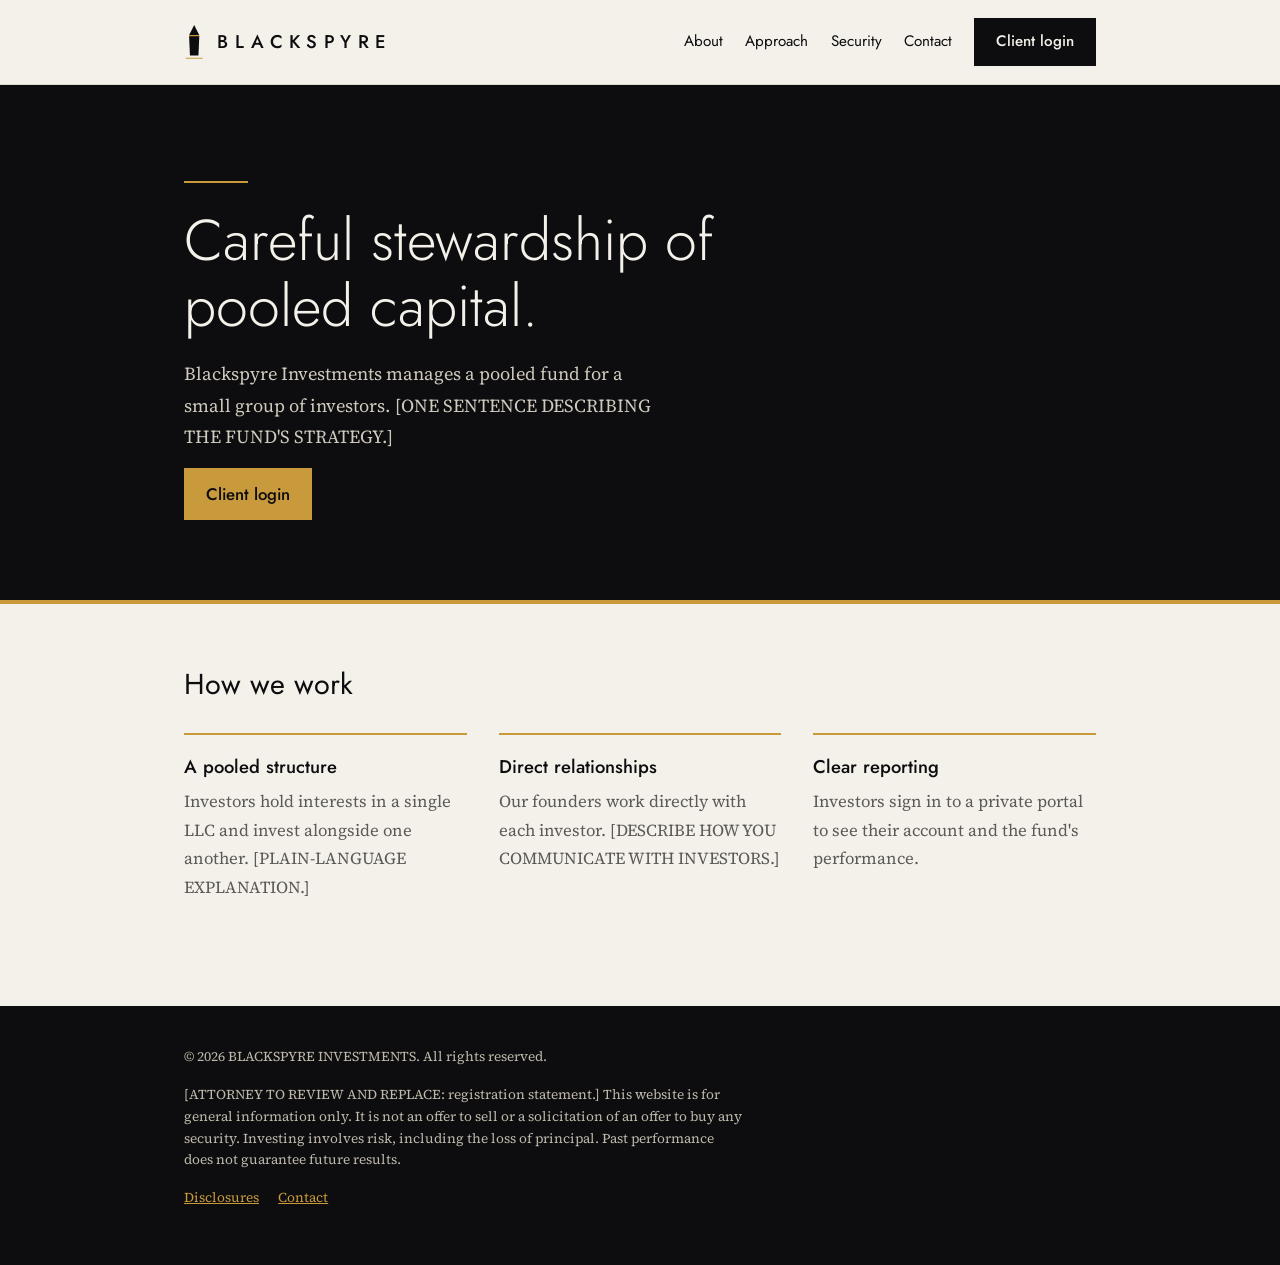
<file: index.html>
<!DOCTYPE html>
<html lang="en">
<head>
<meta charset="UTF-8">
<meta name="viewport" content="width=device-width, initial-scale=1">
<title>Blackspyre Investments</title>
<meta name="description" content="Blackspyre Investments manages a pooled fund for a small group of investors in Los Angeles, California.">
<link rel="stylesheet" href="styles.css">
<script src="site.js" defer></script>
</head>
<body>
<div id="site-header"></div>
<main>
<div class="hero"><div class="wrap"><div class="rule"></div>
<h1>Careful stewardship of pooled capital.</h1>
<p>Blackspyre Investments manages a pooled fund for a small group of investors. [ONE SENTENCE DESCRIBING THE FUND'S STRATEGY.]</p>
<a class="btn" href="portal.html">Client login</a>
</div></div>
<section><div class="wrap"><h2>How we work</h2>
<div class="cols">
<div><h3>A pooled structure</h3><p>Investors hold interests in a single LLC and invest alongside one another. [PLAIN-LANGUAGE EXPLANATION.]</p></div>
<div><h3>Direct relationships</h3><p>Our founders work directly with each investor. [DESCRIBE HOW YOU COMMUNICATE WITH INVESTORS.]</p></div>
<div><h3>Clear reporting</h3><p>Investors sign in to a private portal to see their account and the fund's performance.</p></div>
</div></div></section>
</main>
<div id="site-footer"></div>
</body>
</html>
</file>
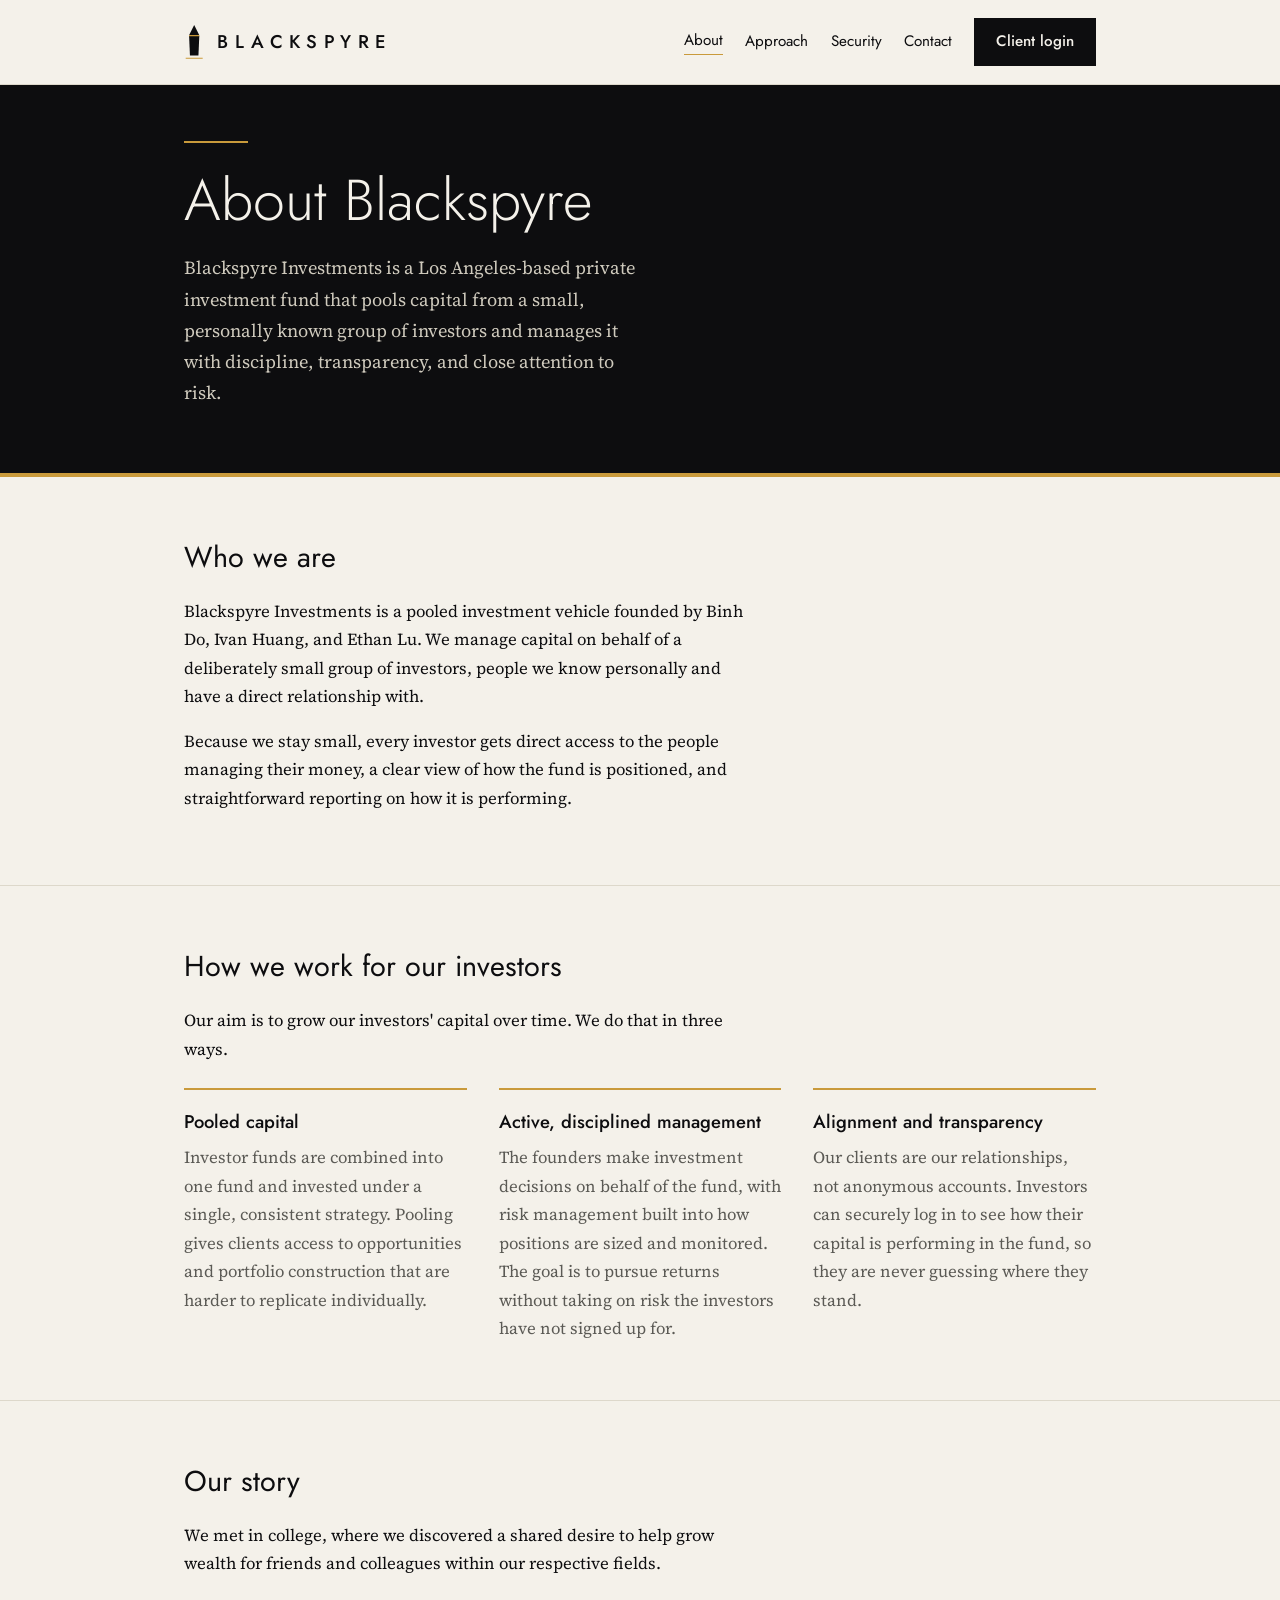
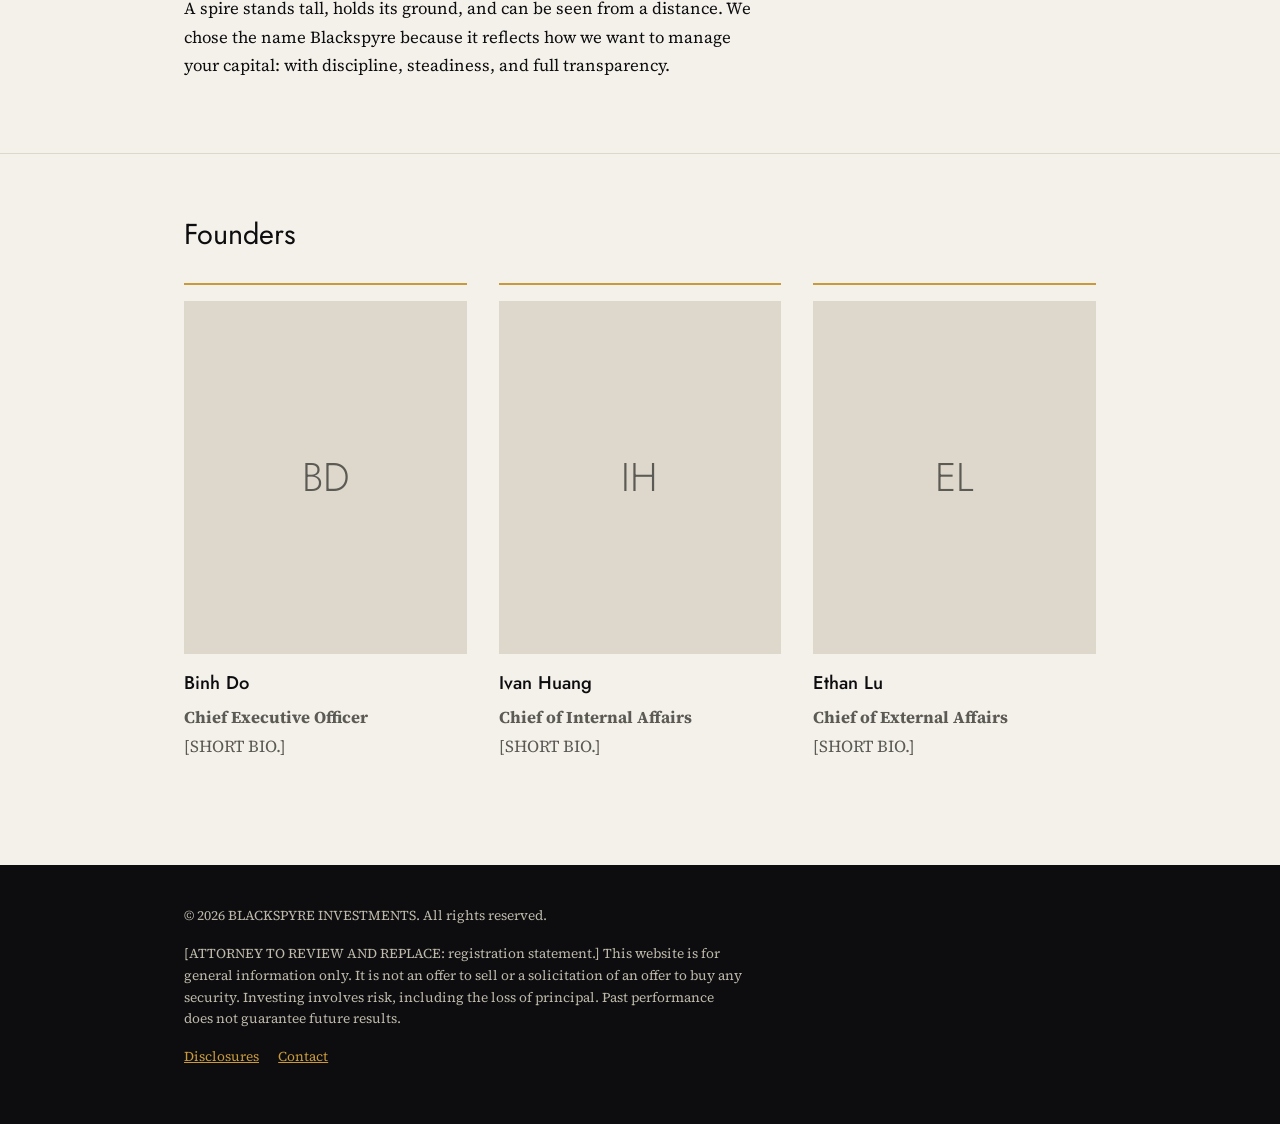
<file: about.html>
<!DOCTYPE html>
<html lang="en">
<head>
<meta charset="UTF-8">
<meta name="viewport" content="width=device-width, initial-scale=1">
<title>About | Blackspyre Investments</title>
<meta name="description" content="Blackspyre Investments is a Los Angeles-based private investment fund that pools capital from a small, personally known group of investors.">
<link rel="stylesheet" href="styles.css">
<script src="site.js" defer></script>
</head>
<body>
<div id="site-header"></div>
<main>
<div class="hero sm"><div class="wrap"><div class="rule"></div>
<h1>About Blackspyre</h1>
<p>Blackspyre Investments is a Los Angeles-based private investment fund that pools capital from a small, personally known group of investors and manages it with discipline, transparency, and close attention to risk.</p>
</div></div>

<section><div class="wrap"><h2>Who we are</h2>
<p>Blackspyre Investments is a pooled investment vehicle founded by Binh Do, Ivan Huang, and Ethan Lu. We manage capital on behalf of a deliberately small group of investors, people we know personally and have a direct relationship with.</p>
<p>Because we stay small, every investor gets direct access to the people managing their money, a clear view of how the fund is positioned, and straightforward reporting on how it is performing.</p></div></section>

<section><div class="wrap"><h2>How we work for our investors</h2>
<p>Our aim is to grow our investors' capital over time. We do that in three ways.</p>
<div class="cols">
<div><h3>Pooled capital</h3><p>Investor funds are combined into one fund and invested under a single, consistent strategy. Pooling gives clients access to opportunities and portfolio construction that are harder to replicate individually.</p></div>
<div><h3>Active, disciplined management</h3><p>The founders make investment decisions on behalf of the fund, with risk management built into how positions are sized and monitored. The goal is to pursue returns without taking on risk the investors have not signed up for.</p></div>
<div><h3>Alignment and transparency</h3><p>Our clients are our relationships, not anonymous accounts. Investors can securely log in to see how their capital is performing in the fund, so they are never guessing where they stand.</p></div>
</div></div></section>

<section><div class="wrap"><h2>Our story</h2>
<p>We met in college, where we discovered a shared desire to help grow wealth for friends and colleagues within our respective fields.</p>
<p>A spire stands tall, holds its ground, and can be seen from a distance. We chose the name Blackspyre because it reflects how we want to manage your capital: with discipline, steadiness, and full transparency.</p></div></section>

<section><div class="wrap"><h2>Founders</h2>
<div class="cols">
<div><div class="ph" role="img" aria-label="Photo to come">BD</div><h3>Binh Do</h3><p><strong>Chief Executive Officer</strong><br>[SHORT BIO.]</p></div>
<div><div class="ph" role="img" aria-label="Photo to come">IH</div><h3>Ivan Huang</h3><p><strong>Chief of Internal Affairs</strong><br>[SHORT BIO.]</p></div>
<div><div class="ph" role="img" aria-label="Photo to come">EL</div><h3>Ethan Lu</h3><p><strong>Chief of External Affairs</strong><br>[SHORT BIO.]</p></div>
</div></div></section>
</main>
<div id="site-footer"></div>
</body>
</html>
</file>
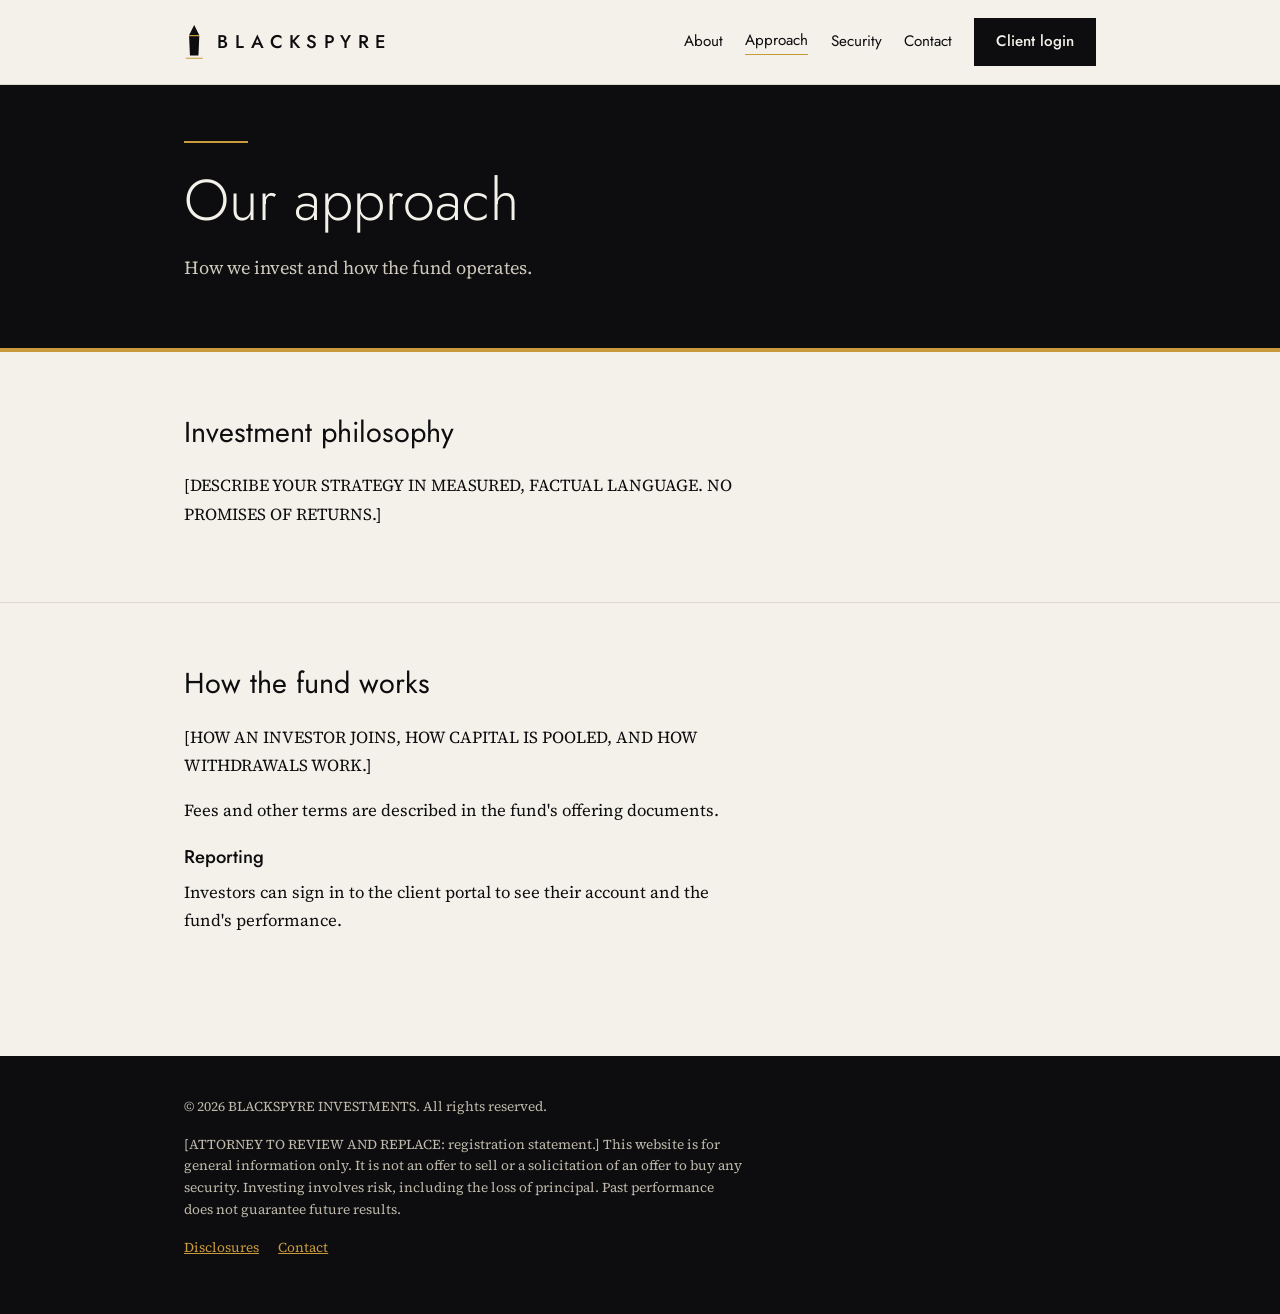
<file: approach.html>
<!DOCTYPE html>
<html lang="en">
<head>
<meta charset="UTF-8">
<meta name="viewport" content="width=device-width, initial-scale=1">
<title>Approach | Blackspyre Investments</title>
<meta name="description" content="Blackspyre's investment philosophy and how the fund works.">
<link rel="stylesheet" href="styles.css">
<script src="site.js" defer></script>
</head>
<body>
<div id="site-header"></div>
<main>
<div class="hero sm"><div class="wrap"><div class="rule"></div>
<h1>Our approach</h1><p>How we invest and how the fund operates.</p>
</div></div>
<section><div class="wrap"><h2>Investment philosophy</h2>
<p>[DESCRIBE YOUR STRATEGY IN MEASURED, FACTUAL LANGUAGE. NO PROMISES OF RETURNS.]</p></div></section>
<section><div class="wrap"><h2>How the fund works</h2>
<p>[HOW AN INVESTOR JOINS, HOW CAPITAL IS POOLED, AND HOW WITHDRAWALS WORK.]</p>
<p>Fees and other terms are described in the fund's offering documents.</p>
<h3>Reporting</h3>
<p>Investors can sign in to the client portal to see their account and the fund's performance.</p></div></section>
</main>
<div id="site-footer"></div>
</body>
</html>
</file>
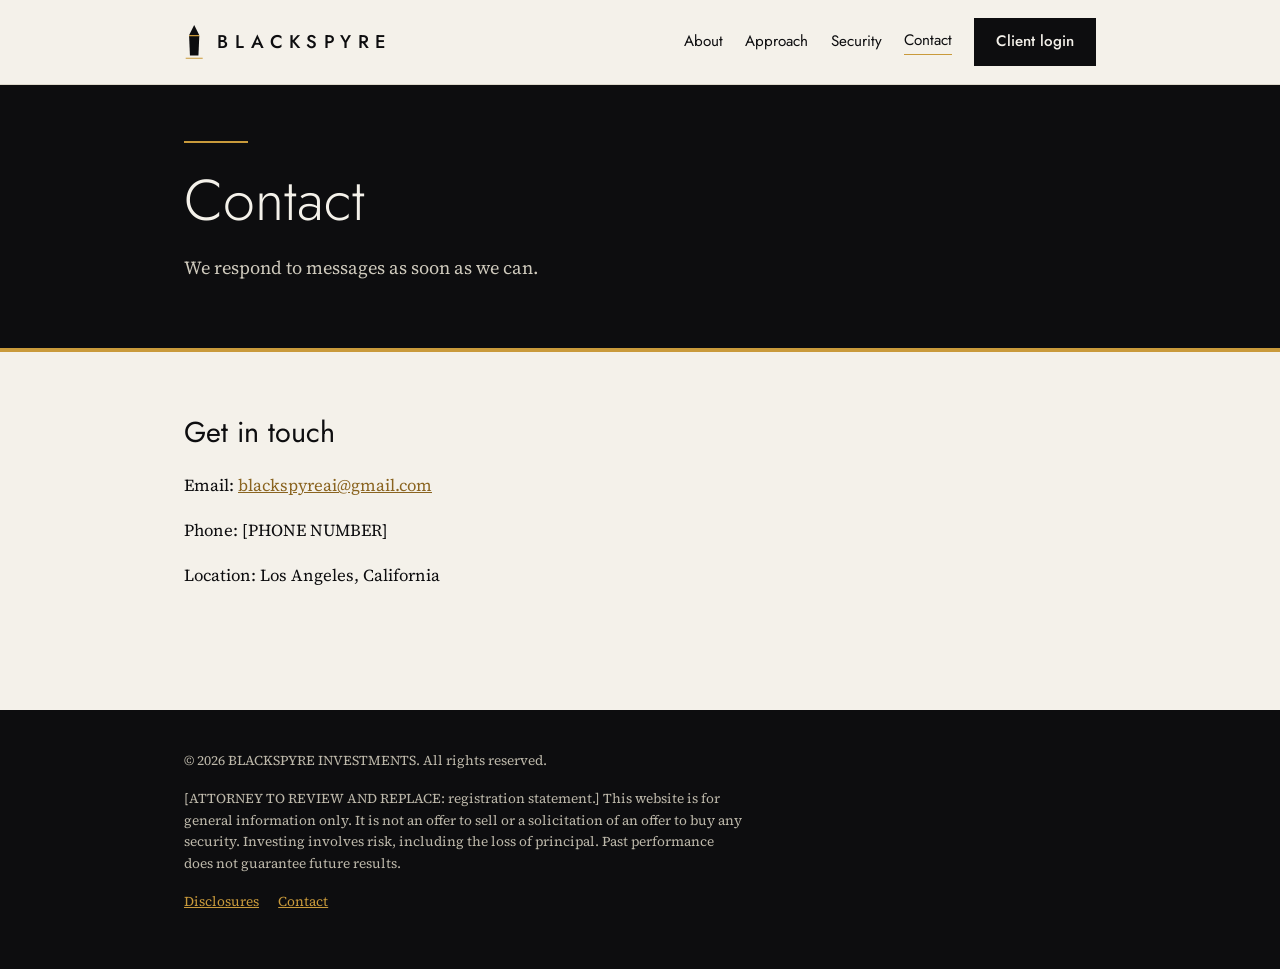
<file: contact.html>
<!DOCTYPE html>
<html lang="en">
<head>
<meta charset="UTF-8">
<meta name="viewport" content="width=device-width, initial-scale=1">
<title>Contact | Blackspyre Investments</title>
<meta name="description" content="Contact Blackspyre Investments in Los Angeles, California.">
<link rel="stylesheet" href="styles.css">
<script src="site.js" defer></script>
</head>
<body>
<div id="site-header"></div>
<main>
<div class="hero sm"><div class="wrap"><div class="rule"></div>
<h1>Contact</h1><p>We respond to messages as soon as we can.</p>
</div></div>
<section><div class="wrap"><h2>Get in touch</h2>
<p>Email: <a href="mailto:blackspyreai@gmail.com">blackspyreai@gmail.com</a></p>
<p>Phone: [PHONE NUMBER]</p>
<p>Location: Los Angeles, California</p></div></section>
</main>
<div id="site-footer"></div>
</body>
</html>
</file>
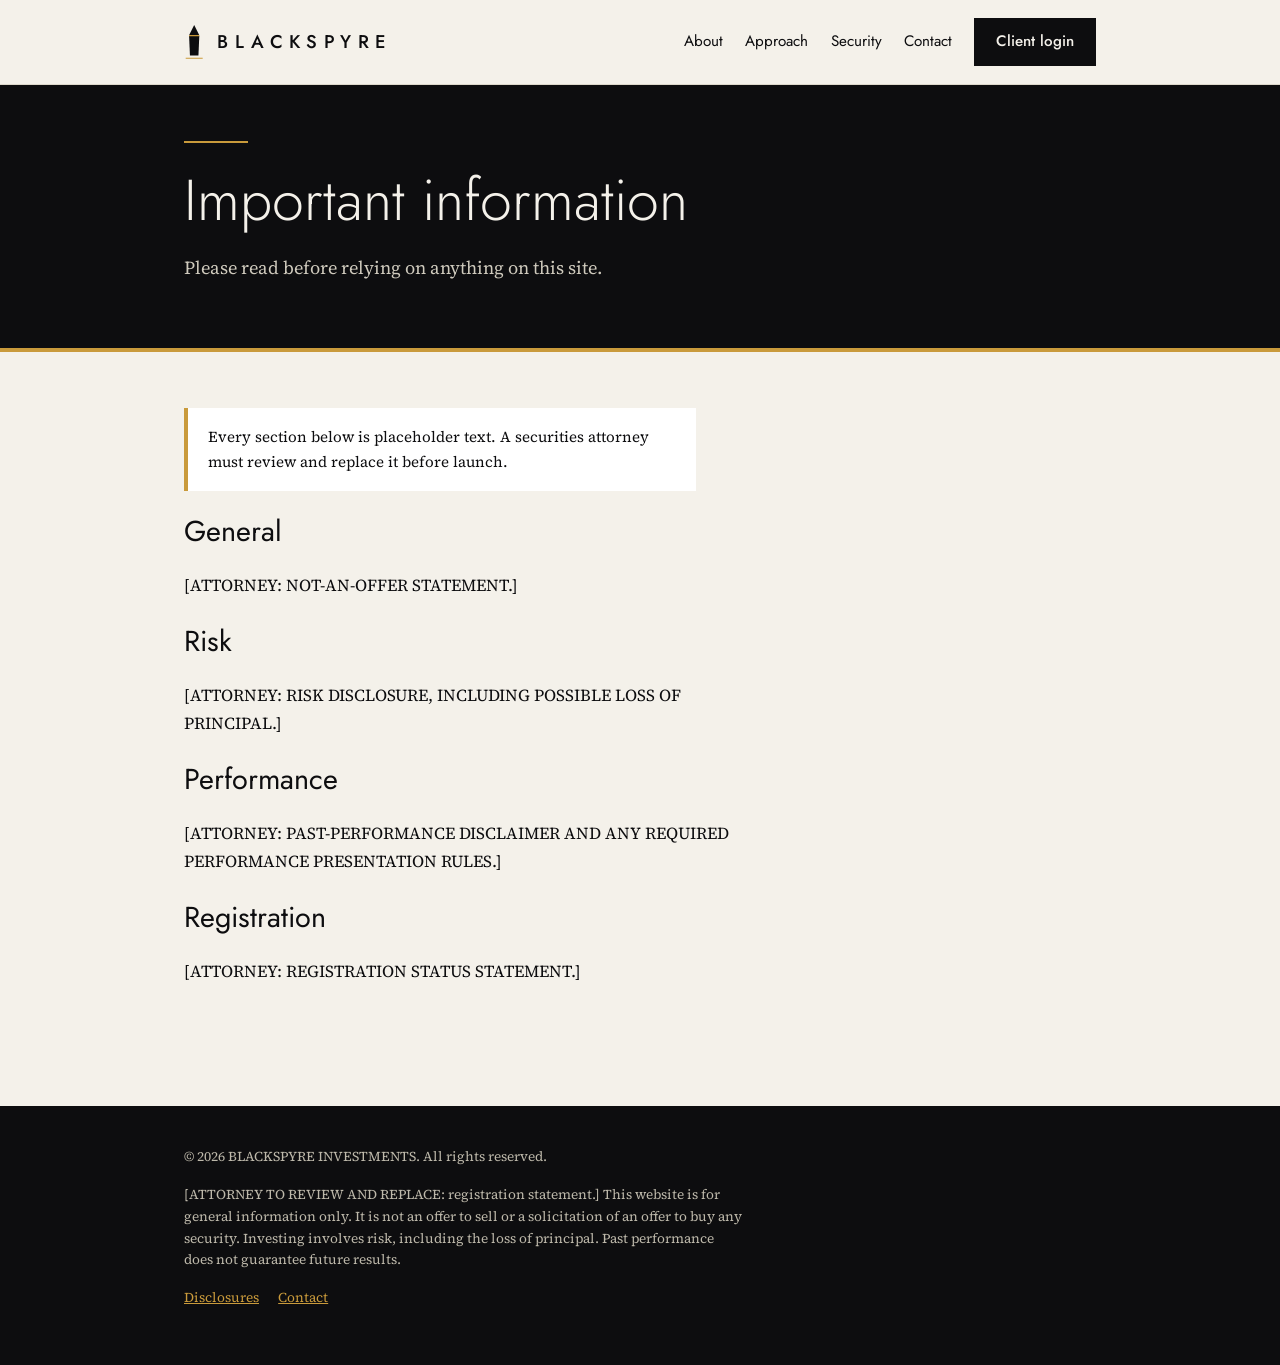
<file: disclosures.html>
<!DOCTYPE html>
<html lang="en">
<head>
<meta charset="UTF-8">
<meta name="viewport" content="width=device-width, initial-scale=1">
<title>Disclosures | Blackspyre Investments</title>
<meta name="description" content="Important information about Blackspyre Investments.">
<link rel="stylesheet" href="styles.css">
<script src="site.js" defer></script>
</head>
<body>
<div id="site-header"></div>
<main>
<div class="hero sm"><div class="wrap"><div class="rule"></div>
<h1>Important information</h1><p>Please read before relying on anything on this site.</p>
</div></div>
<section><div class="wrap">
<p class="note">Every section below is placeholder text. A securities attorney must review and replace it before launch.</p>
<h2>General</h2><p>[ATTORNEY: NOT-AN-OFFER STATEMENT.]</p>
<h2>Risk</h2><p>[ATTORNEY: RISK DISCLOSURE, INCLUDING POSSIBLE LOSS OF PRINCIPAL.]</p>
<h2>Performance</h2><p>[ATTORNEY: PAST-PERFORMANCE DISCLAIMER AND ANY REQUIRED PERFORMANCE PRESENTATION RULES.]</p>
<h2>Registration</h2><p>[ATTORNEY: REGISTRATION STATUS STATEMENT.]</p>
</div></section>
</main>
<div id="site-footer"></div>
</body>
</html>
</file>
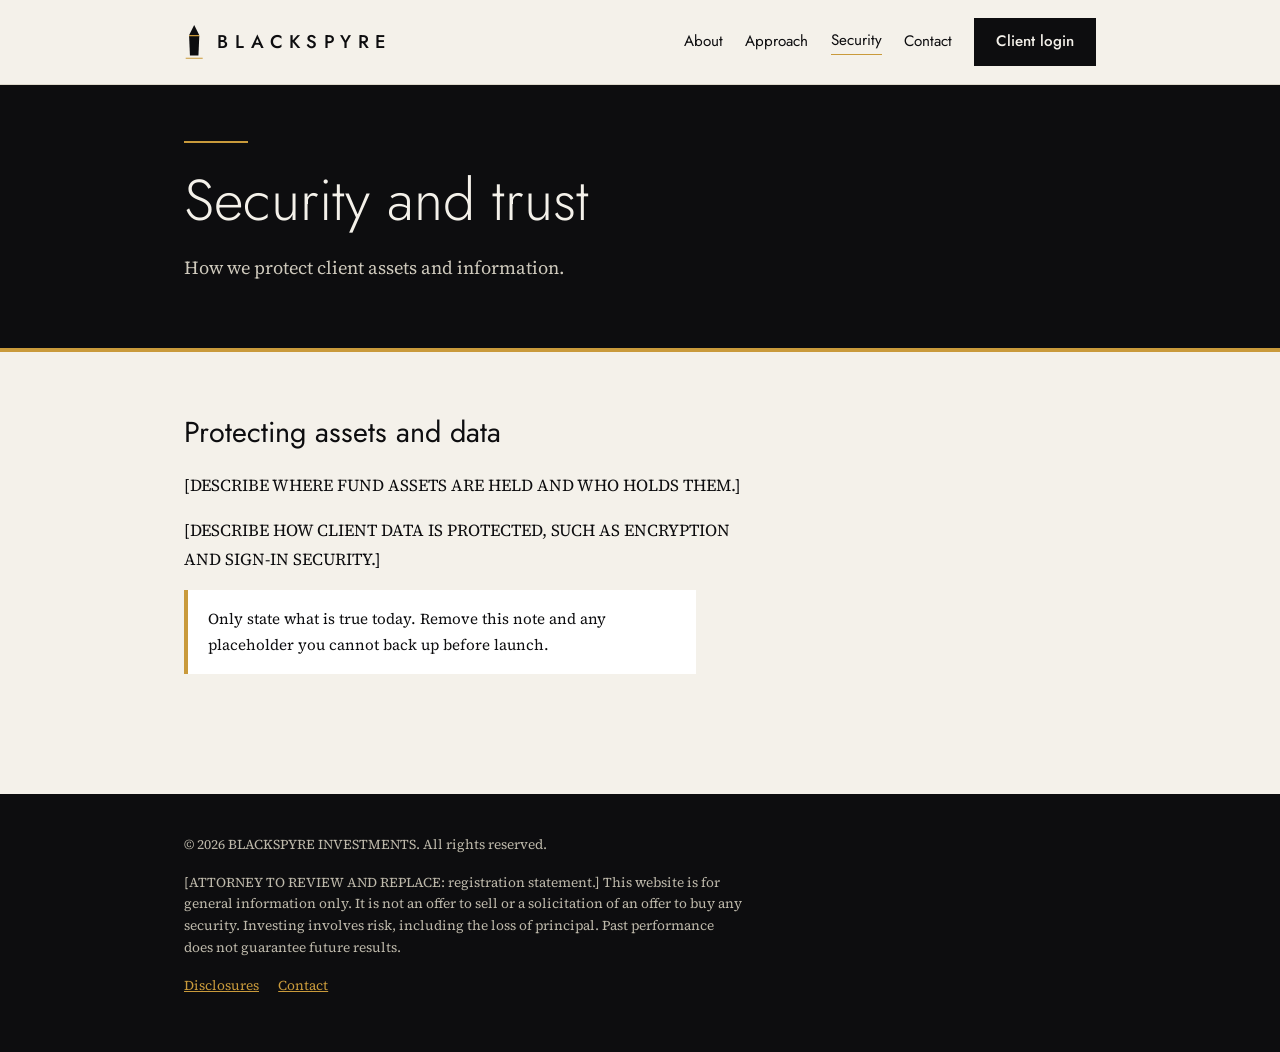
<file: security.html>
<!DOCTYPE html>
<html lang="en">
<head>
<meta charset="UTF-8">
<meta name="viewport" content="width=device-width, initial-scale=1">
<title>Security | Blackspyre Investments</title>
<meta name="description" content="How Blackspyre protects client assets and data.">
<link rel="stylesheet" href="styles.css">
<script src="site.js" defer></script>
</head>
<body>
<div id="site-header"></div>
<main>
<div class="hero sm"><div class="wrap"><div class="rule"></div>
<h1>Security and trust</h1><p>How we protect client assets and information.</p>
</div></div>
<section><div class="wrap"><h2>Protecting assets and data</h2>
<p>[DESCRIBE WHERE FUND ASSETS ARE HELD AND WHO HOLDS THEM.]</p>
<p>[DESCRIBE HOW CLIENT DATA IS PROTECTED, SUCH AS ENCRYPTION AND SIGN-IN SECURITY.]</p>
<p class="note">Only state what is true today. Remove this note and any placeholder you cannot back up before launch.</p></div></section>
</main>
<div id="site-footer"></div>
</body>
</html>
</file>
<file: styles.css>
@import url('https://fonts.googleapis.com/css2?family=Jost:wght@300;400;500&family=Source+Serif+4:wght@400;600&display=swap');
:root{--cream:#f4f1ea;--ink:#0d0d0f;--gold:#c99a3b;--gold-d:#8a6420;--muted:#5b5a55;--line:#ddd8cb}
*{box-sizing:border-box}
body{margin:0;background:var(--cream);color:var(--ink);font:1.05rem/1.7 'Source Serif 4',Georgia,serif}
h1,h2,h3,.brand,nav,.btn{font-family:Jost,Futura,'Century Gothic',sans-serif}
a{color:var(--gold-d)}
a:focus-visible{outline:3px solid var(--gold);outline-offset:3px}
.wrap{max-width:960px;margin:0 auto;padding:0 1.5rem}
.bar{display:flex;flex-wrap:wrap;align-items:center;justify-content:space-between;gap:1rem;padding:1.1rem 1.5rem;max-width:960px;margin:0 auto}
header.site{border-bottom:1px solid var(--line)}
.brand{display:flex;align-items:center;gap:.8rem;color:var(--ink);text-decoration:none;font-size:1.15rem;letter-spacing:.35em;font-weight:500}
.brand svg{height:34px}
nav{display:flex;flex-wrap:wrap;gap:1.4rem;align-items:center}
nav a{color:var(--ink);text-decoration:none;font-size:.95rem}
nav a:hover{color:var(--gold-d)}
nav a[aria-current]{border-bottom:1px solid var(--gold)}
.btn{display:inline-block;background:var(--ink);color:var(--cream);padding:.65rem 1.3rem;text-decoration:none;font-weight:500;border:1px solid var(--ink)}
nav a.btn{color:var(--cream)}
.btn:hover,nav a.btn:hover{background:var(--gold);border-color:var(--gold);color:var(--ink)}
.hero{background:var(--ink);color:var(--cream);padding:6rem 0 5rem;border-bottom:4px solid var(--gold)}
.hero.sm{padding:3.5rem 0 3rem}
.hero .rule{width:64px;height:2px;background:var(--gold);margin:0 0 1.5rem}
h1{font-weight:300;font-size:clamp(2.2rem,6vw,3.6rem);line-height:1.15;margin:0 0 1.2rem;max-width:20ch}
.hero p{max-width:52ch;color:#cfcabd;font-size:1.15rem}
.hero .btn{background:var(--gold);border-color:var(--gold);color:var(--ink)}
.hero .btn:hover{background:var(--cream);border-color:var(--cream)}
section{padding:3.5rem 0}
section+section{border-top:1px solid var(--line)}
h2{font-weight:400;font-size:1.8rem;margin:0 0 1rem}
h3{font-weight:500;font-size:1.15rem;margin:0 0 .4rem}
p{max-width:64ch;margin:0 0 1rem}
.cols{display:grid;gap:2rem;grid-template-columns:repeat(auto-fit,minmax(240px,1fr));margin-top:1.5rem}
.cols>div{border-top:2px solid var(--gold);padding-top:1rem}
.cols p{color:var(--muted);margin:0}
.ph{aspect-ratio:4/5;background:var(--line);display:grid;place-items:center;font:300 2.5rem Jost,sans-serif;color:var(--muted);margin-bottom:.8rem}
.note{background:#fff;border-left:4px solid var(--gold);padding:1rem 1.25rem;font-size:.95rem;max-width:64ch}
footer.site{background:var(--ink);color:#bdb8aa;padding:2.5rem 0;font-size:.85rem;line-height:1.6;margin-top:3rem}
footer.site p{max-width:80ch}
footer.site a{color:var(--gold);margin-right:1.2rem}
[hidden]{display:none!important}
.box{max-width:380px;display:grid;gap:.6rem}
label{font:400 .9rem Jost,sans-serif}
input{font:inherit;padding:.6rem .7rem;border:1px solid var(--muted);background:#fff;color:var(--ink)}
button.btn{cursor:pointer;font-size:1rem}
.err{color:#9b1c1c;min-height:1.5rem}
.stats{display:grid;gap:1.5rem;grid-template-columns:repeat(auto-fit,minmax(200px,1fr));margin-bottom:2rem}
.stat{border-top:2px solid var(--gold);padding-top:.6rem}
.stat b{display:block;font:400 1.8rem Jost,sans-serif}
.stat span{color:var(--muted);font-size:.9rem}
.tw{overflow-x:auto;margin-bottom:2rem}
table{border-collapse:collapse;width:100%;font-size:.95rem}
th,td{text-align:right;padding:.5rem .7rem;border-bottom:1px solid var(--line)}
th:first-child,td:first-child{text-align:left}
th{font:500 .85rem Jost,sans-serif}
svg.chart{width:100%;height:auto;background:#fff;border:1px solid var(--line);margin-bottom:2rem}
select{font:inherit;padding:.6rem .7rem;border:1px solid var(--muted);background:#fff;color:var(--ink)}
textarea{font:inherit;padding:.6rem .7rem;border:1px solid var(--muted);background:#fff;color:var(--ink);resize:vertical}
</file>
